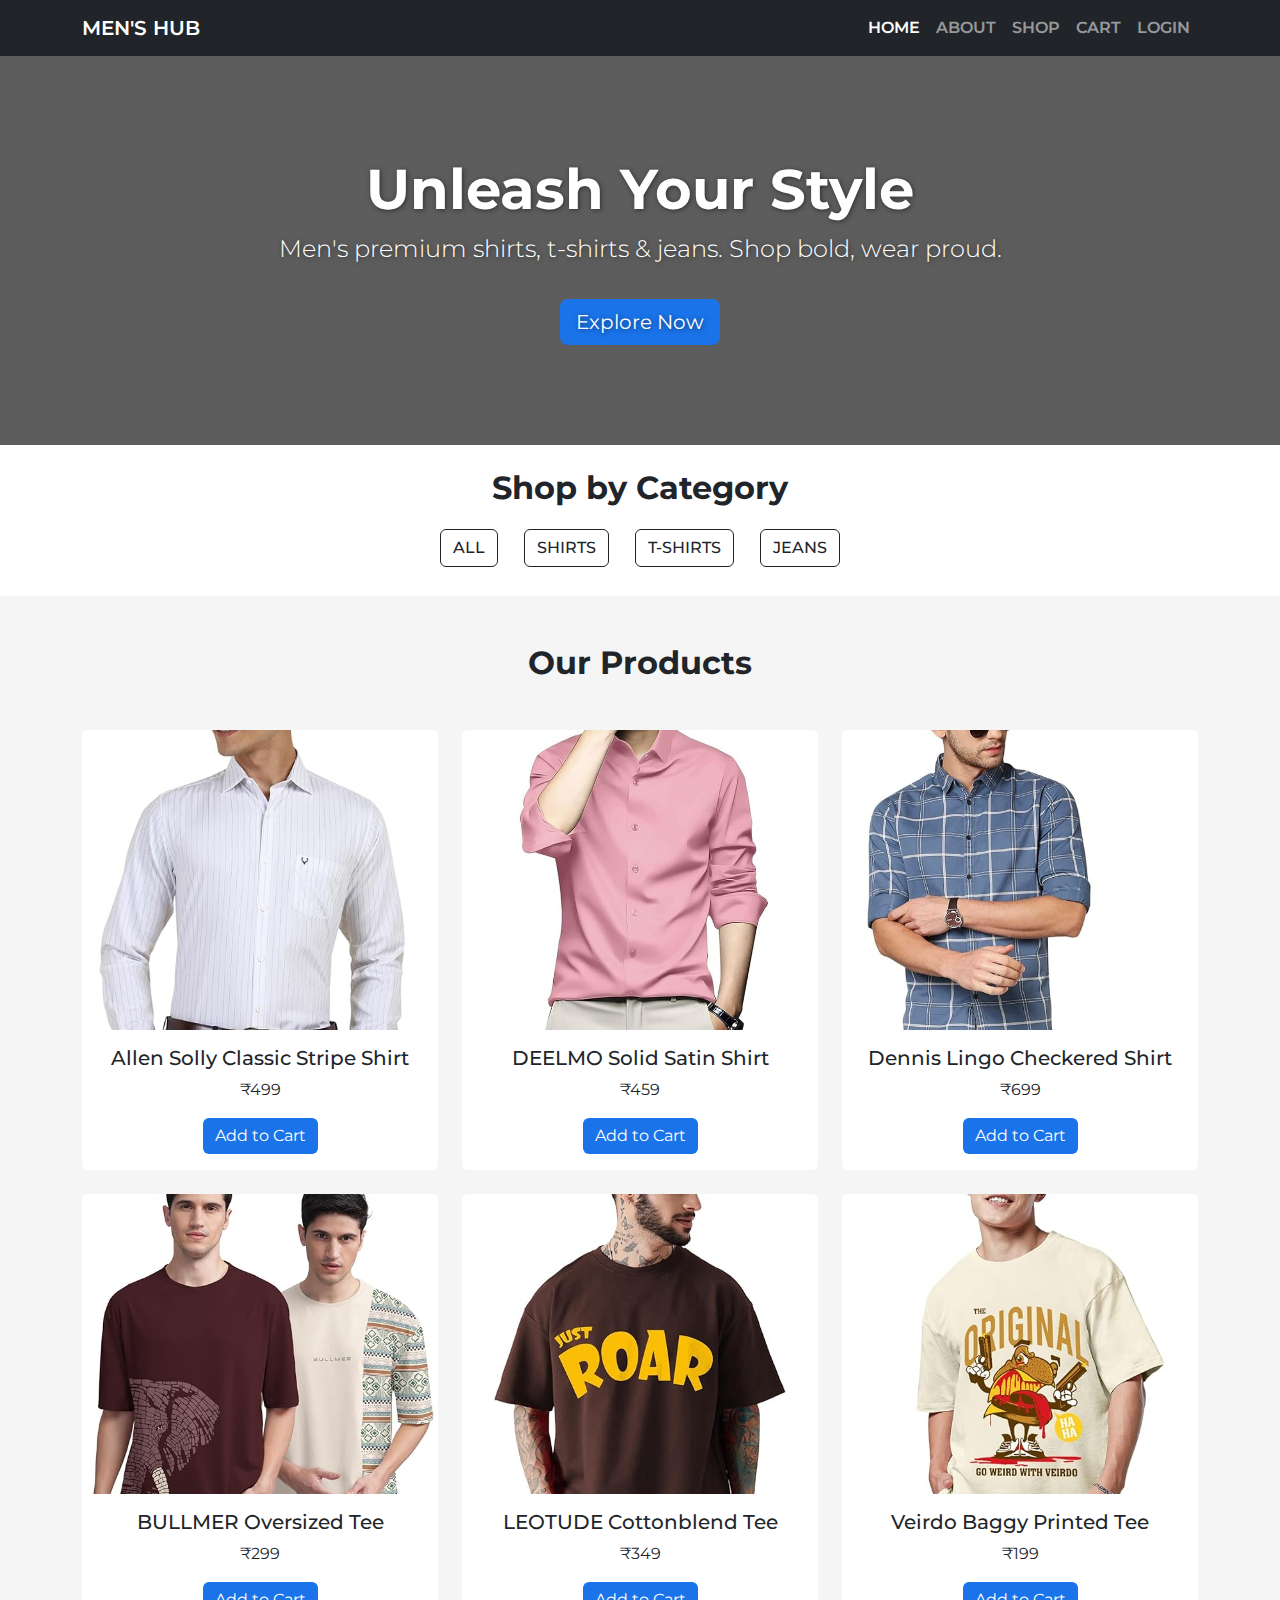
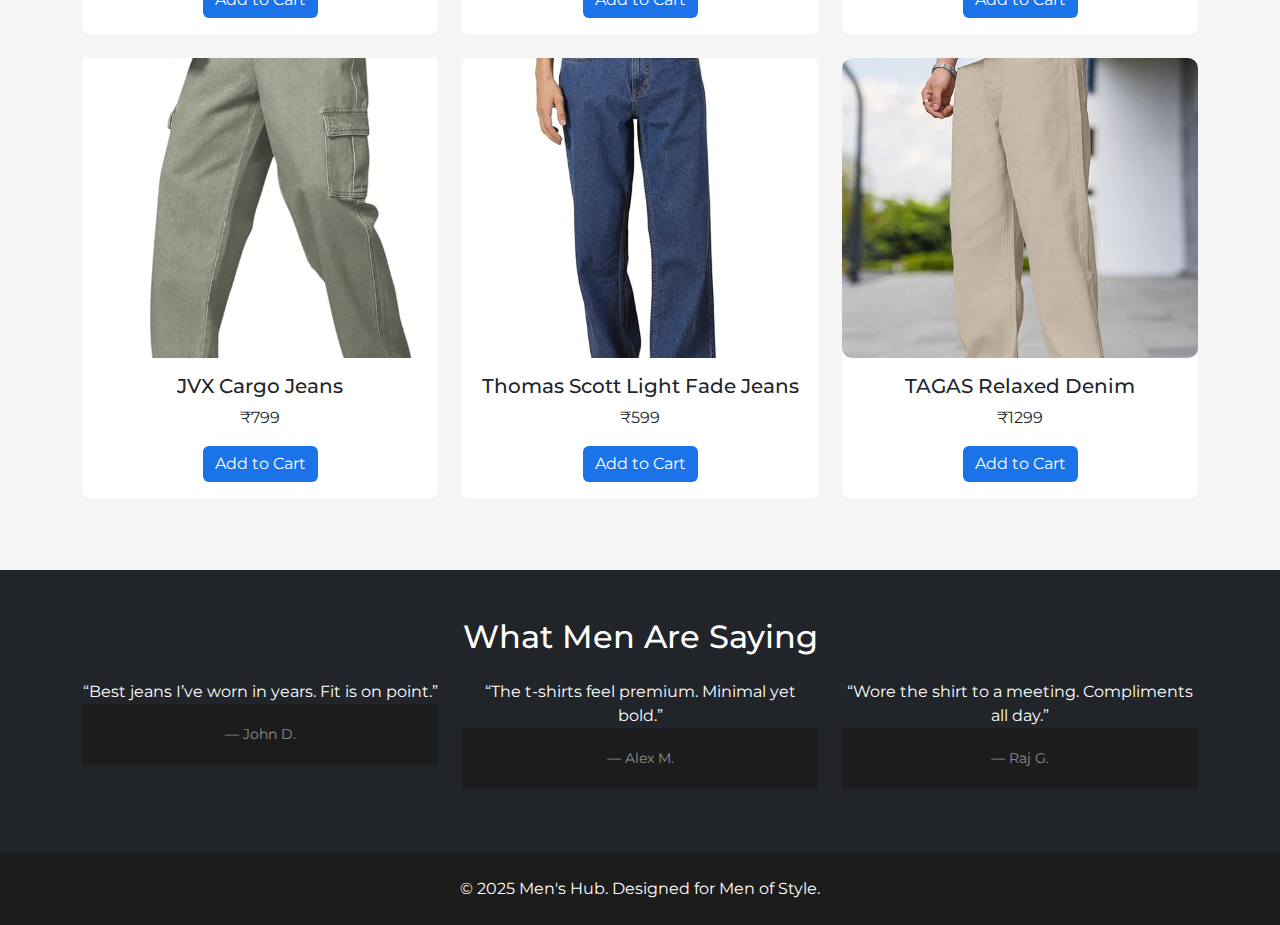
<file: index.html>
<!DOCTYPE html>
<html lang="en">

<head>
    <meta charset="UTF-8">
    <meta name="viewport" content="width=device-width, initial-scale=1">
    <title>Men's Hub</title>
    <link href="https://cdn.jsdelivr.net/npm/bootstrap@5.3.0/dist/css/bootstrap.min.css" rel="stylesheet">
    <link href="https://fonts.googleapis.com/css2?family=Montserrat:wght@400;600;700&display=swap" rel="stylesheet">
    <link rel="stylesheet" href="../CSS/style.css">
</head>

<body>

<!-- Navbar -->
    <nav class="navbar navbar-expand-lg navbar-dark bg-dark">
        <div class="container">
            <a class="navbar-brand" href="index.html">Men's Hub</a>
            <button class="navbar-toggler" type="button" data-bs-toggle="collapse" data-bs-target="#navbarNav">
                <span class="navbar-toggler-icon"></span>
            </button>
            <div class="collapse navbar-collapse" id="navbarNav">
                <ul class="navbar-nav ms-auto">
                    <li class="nav-item"><a class="nav-link active" href="index.html">Home</a></li>
                    <li class="nav-item"><a class="nav-link" href="about.html">About</a></li>
                    <li class="nav-item"><a class="nav-link" href="#">Shop</a></li>
                    <li class="nav-item"><a class="nav-link" href="cart.html">Cart</a></li>
                    <li class="nav-item"><a class="nav-link" href="login.html">Login</a></li>
                </ul>
            </div>
        </div>
    </nav>
    <!-- Hero Section -->
    <header class="hero text-center">
        <div class="container">
            <h1 class="display-4 fw-bold">Unleash Your Style</h1>
            <p class="lead fs-4">Men's premium shirts, t-shirts & jeans. Shop bold, wear proud.</p>
            <a href="#shop" class="btn btn-primary btn-lg mt-3">Explore Now</a>
        </div>
    </header>


    <!-- Categories Filter -->
    <section id="categories" class="py-4 text-center bg-white">
        <div class="container">
            <h2 class="fw-bold mb-3">Shop by Category</h2>
            <div class="d-flex justify-content-center gap-3 flex-wrap">
                <button class="btn btn-outline-dark category-btn" onclick="filterProducts('all')">All</button>
                <!-- <button class="btn btn-outline-dark category-btn" onclick="filterProducts('shirt')"
                    data-category="shirts">Shirts</button> -->
                <button class="btn btn-outline-dark category-btn" onclick="filterProducts('shirts')" data-category="shirts">Shirts</button>
                <button class="btn btn-outline-dark category-btn" onclick="filterProducts('tshirts')"
                    data-category="tshirts">T-Shirts</button>
                <button class="btn btn-outline-dark category-btn" onclick="filterProducts('jeans')"
                    data-category="jeans">Jeans</button>
            </div>
        </div>
    </section>


    <!-- Product Display Section -->
    <section id="shop" class="py-5">
        <div class="container">
            <h2 class="text-center fw-bold mb-5">Our Products</h2>
            <div class="row" id="product-list">
                <!-- Products will be dynamically loaded here -->
            </div>
        </div>
    </section>




    <!-- Testimonials -->
    <section class="bg-dark text-white py-5">
        <div class="container">
            <h2 class="text-center mb-4">What Men Are Saying</h2>
            <div class="row">
                <div class="col-md-4 text-center">
                    <blockquote>
                        <p>“Best jeans I’ve worn in years. Fit is on point.”</p>
                        <footer class="blockquote-footer text-white-50">John D.</footer>
                    </blockquote>
                </div>
                <div class="col-md-4 text-center">
                    <blockquote>
                        <p>“The t-shirts feel premium. Minimal yet bold.”</p>
                        <footer class="blockquote-footer text-white-50">Alex M.</footer>
                    </blockquote>
                </div>
                <div class="col-md-4 text-center">
                    <blockquote>
                        <p>“Wore the shirt to a meeting. Compliments all day.”</p>
                        <footer class="blockquote-footer text-white-50">Raj G.</footer>
                    </blockquote>
                </div>
            </div>
        </div>
    </section>

    <!-- Footer -->
    <footer class="text-center text-white py-4">
        <p class="mb-0">&copy; 2025 Men's Hub. Designed for Men of Style.</p>
    </footer>

    <script src="https://cdn.jsdelivr.net/npm/bootstrap@5.3.0/dist/js/bootstrap.bundle.min.js"></script>
    <script src="../JS/script.js"></script>

</body>

</html>
</file>
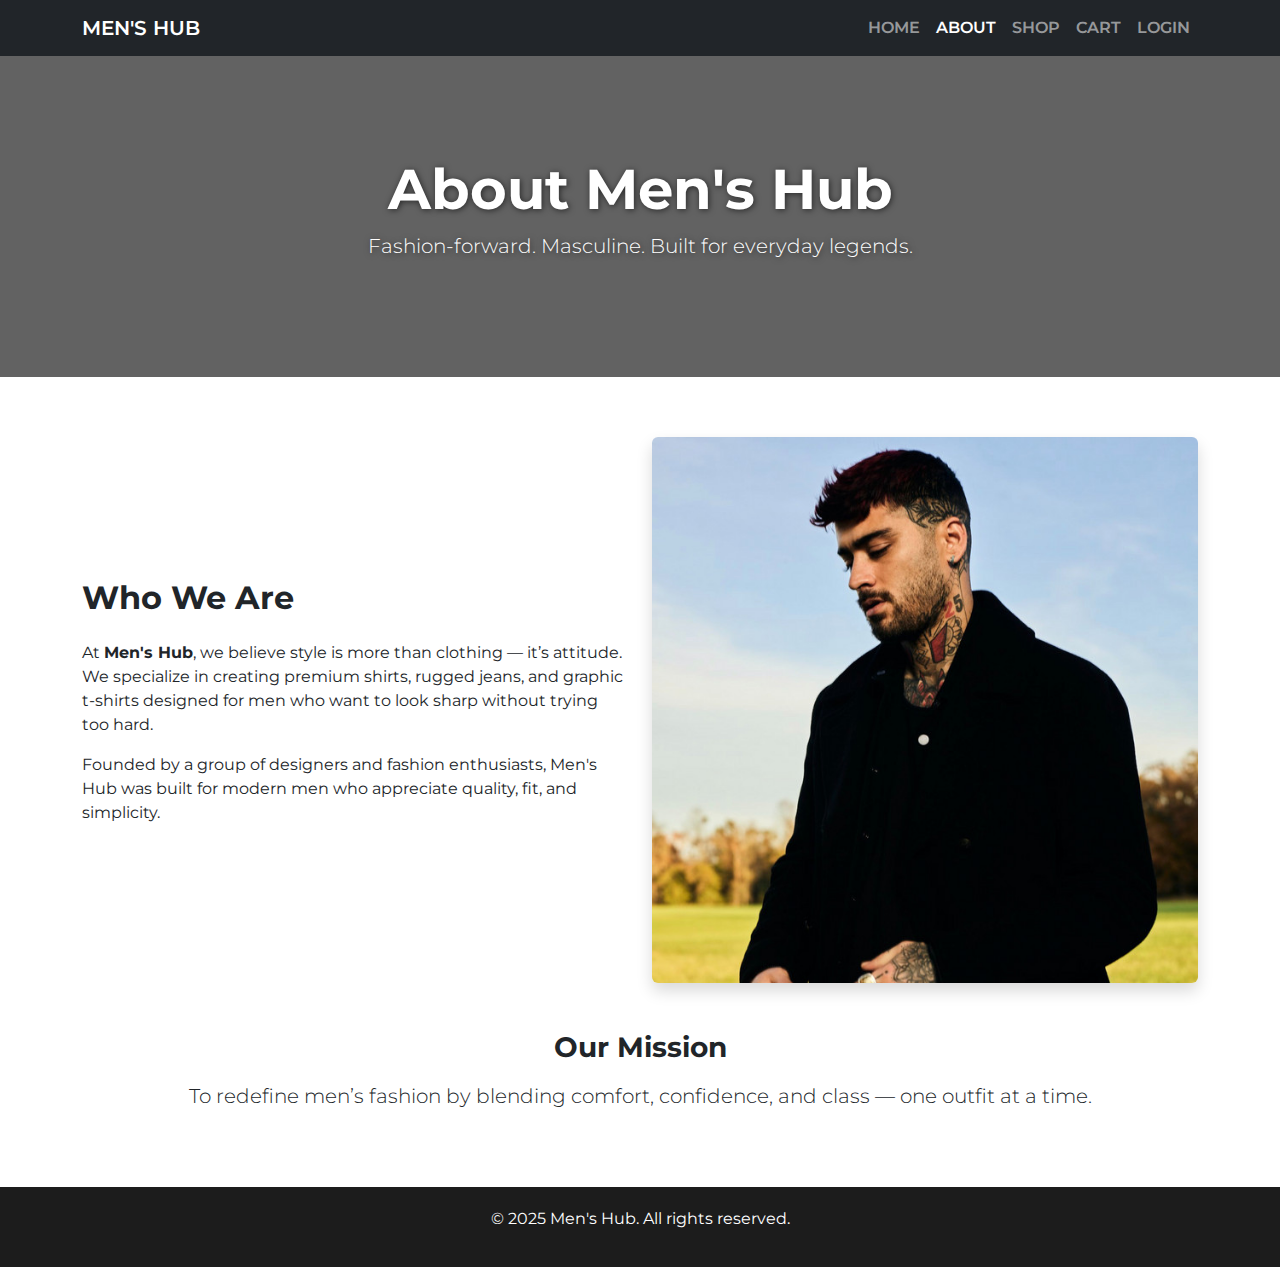
<file: about.html>
<!DOCTYPE html>
<html lang="en">

<head>
  <meta charset="UTF-8">
  <meta name="viewport" content="width=device-width, initial-scale=1">
  <title>About Us - Men's Hub</title>
  <link href="https://cdn.jsdelivr.net/npm/bootstrap@5.3.0/dist/css/bootstrap.min.css" rel="stylesheet">
  <link href="https://fonts.googleapis.com/css2?family=Montserrat:wght@400;600;700&display=swap" rel="stylesheet">
  <link rel="stylesheet" href="../CSS/style.css">
</head>

<body>

<!-- Navbar -->
    <nav class="navbar navbar-expand-lg navbar-dark bg-dark">
        <div class="container">
            <a class="navbar-brand" href="index.html">Men's Hub</a>
            <button class="navbar-toggler" type="button" data-bs-toggle="collapse" data-bs-target="#navbarNav">
                <span class="navbar-toggler-icon"></span>
            </button>
            <div class="collapse navbar-collapse" id="navbarNav">
                <ul class="navbar-nav ms-auto">
                    <li class="nav-item"><a class="nav-link" href="index.html">Home</a></li>
                    <li class="nav-item"><a class="nav-link active" href="about.html">About</a></li>
                    <li class="nav-item"><a class="nav-link" href="#">Shop</a></li>
                    <li class="nav-item"><a class="nav-link" href="cart.html">Cart</a></li>
                    <li class="nav-item"><a class="nav-link" href="login.html">Login</a></li>
                </ul>
            </div>
        </div>
    </nav>

  <!-- Hero Section -->
  <header class="about-hero">
    <div class="container">
      <h1 class="display-4 fw-bold">About Men's Hub</h1>
      <p class="lead">Fashion-forward. Masculine. Built for everyday legends.</p>
    </div>
  </header>

  <!-- About Content -->
  <section class="about-content bg-white">
    <div class="container">
      <div class="row align-items-center">
        <div class="col-md-6">
          <h2 class="fw-bold mb-4">Who We Are</h2>
          <p>At <strong>Men's Hub</strong>, we believe style is more than clothing — it’s attitude. We specialize in
            creating premium shirts, rugged jeans, and graphic t-shirts designed for men who want to look sharp without
            trying too hard.</p>
          <p>Founded by a group of designers and fashion enthusiasts, Men's Hub was built for modern men who appreciate
            quality, fit, and simplicity.</p>
        </div>
        <div class="col-md-6 text-center">
          <img src="./Images/aboutImage/zayn.jpg" alt="About Image" class="img-fluid rounded shadow">
        </div>
      </div>

      <div class="row mt-5">
        <div class="col-md-12 text-center">
          <h3 class="fw-bold mb-3">Our Mission</h3>
          <p class="lead">To redefine men’s fashion by blending comfort, confidence, and class — one outfit at a time.
          </p>
        </div>
      </div>
    </div>
  </section>

  <!-- Footer -->
  <footer>
    <p>&copy; 2025 Men's Hub. All rights reserved.</p>
  </footer>
  <script src="../JS/script.js"></script>
  <script src="https://cdn.jsdelivr.net/npm/bootstrap@5.3.0/dist/js/bootstrap.bundle.min.js"></script>
</body>

</html>
</file>
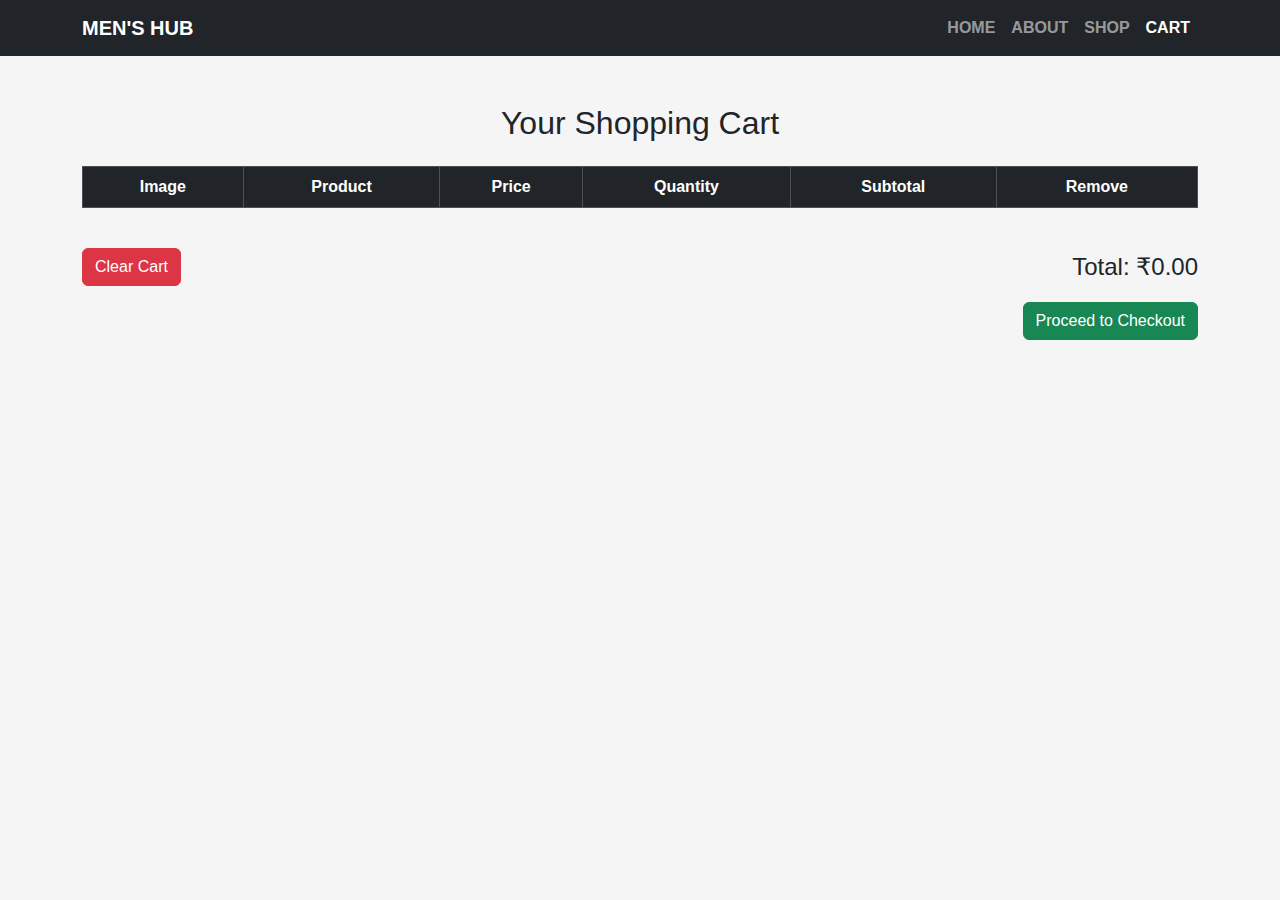
<file: cart.html>
<!DOCTYPE html>
<html lang="en">
<head>
  <meta charset="UTF-8" />
  <meta name="viewport" content="width=device-width, initial-scale=1" />
  <title>Your Cart - Men's Hub</title>
  <link href="https://cdn.jsdelivr.net/npm/bootstrap@5.3.0/dist/css/bootstrap.min.css" rel="stylesheet">
  <link rel="stylesheet" href="../CSS/style.css" />
</head>
<body>

<!-- Navbar -->
    <nav class="navbar navbar-expand-lg navbar-dark bg-dark">
        <div class="container">
            <a class="navbar-brand" href="index.html">Men's Hub</a>
            <button class="navbar-toggler" type="button" data-bs-toggle="collapse" data-bs-target="#navbarNav">
                <span class="navbar-toggler-icon"></span>
            </button>
            <div class="collapse navbar-collapse" id="navbarNav">
                <ul class="navbar-nav ms-auto">
                    <li class="nav-item"><a class="nav-link" href="index.html">Home</a></li>
                    <li class="nav-item"><a class="nav-link" href="about.html">About</a></li>
                    <li class="nav-item"><a class="nav-link" href="#">Shop</a></li>
                    <li class="nav-item"><a class="nav-link active" href="cart.html">Cart</a></li>
                </ul>
            </div>
        </div>
    </nav>

  <!-- Cart Section -->
  <section class="py-5 container">
    <h2 class="text-center mb-4">Your Shopping Cart</h2>
    <div class="table-responsive">
      <table class="table table-bordered align-middle text-center">
        <thead class="table-dark">
          <tr>
            <th scope="col">Image</th>
            <th scope="col">Product</th>
            <th scope="col">Price</th>
            <th scope="col">Quantity</th>
            <th scope="col">Subtotal</th>
            <th scope="col">Remove</th>
          </tr>
        </thead>
        <tbody id="cart-items">
          <!-- Cart items will be inserted here -->
        </tbody>
      </table>
    </div>

    <!-- Total and Action Buttons -->
    <div class="d-flex flex-column flex-md-row justify-content-between align-items-center mt-4">
      <button class="btn btn-danger mb-3 mb-md-0" onclick="clearCart()">Clear Cart</button>
      <h4 class="mb-3 mb-md-0">Total: <span id="cart-total">$0.00</span></h4>
    </div>
    <div class="text-end mt-3">
      <a href="checkout.html" class="btn btn-success">Proceed to Checkout</a>
    </div>
  </section>

  <script src="https://cdn.jsdelivr.net/npm/bootstrap@5.3.0/dist/js/bootstrap.bundle.min.js"></script>
  <script src="../JS/script.js"></script>
</body>
</html>
</file>
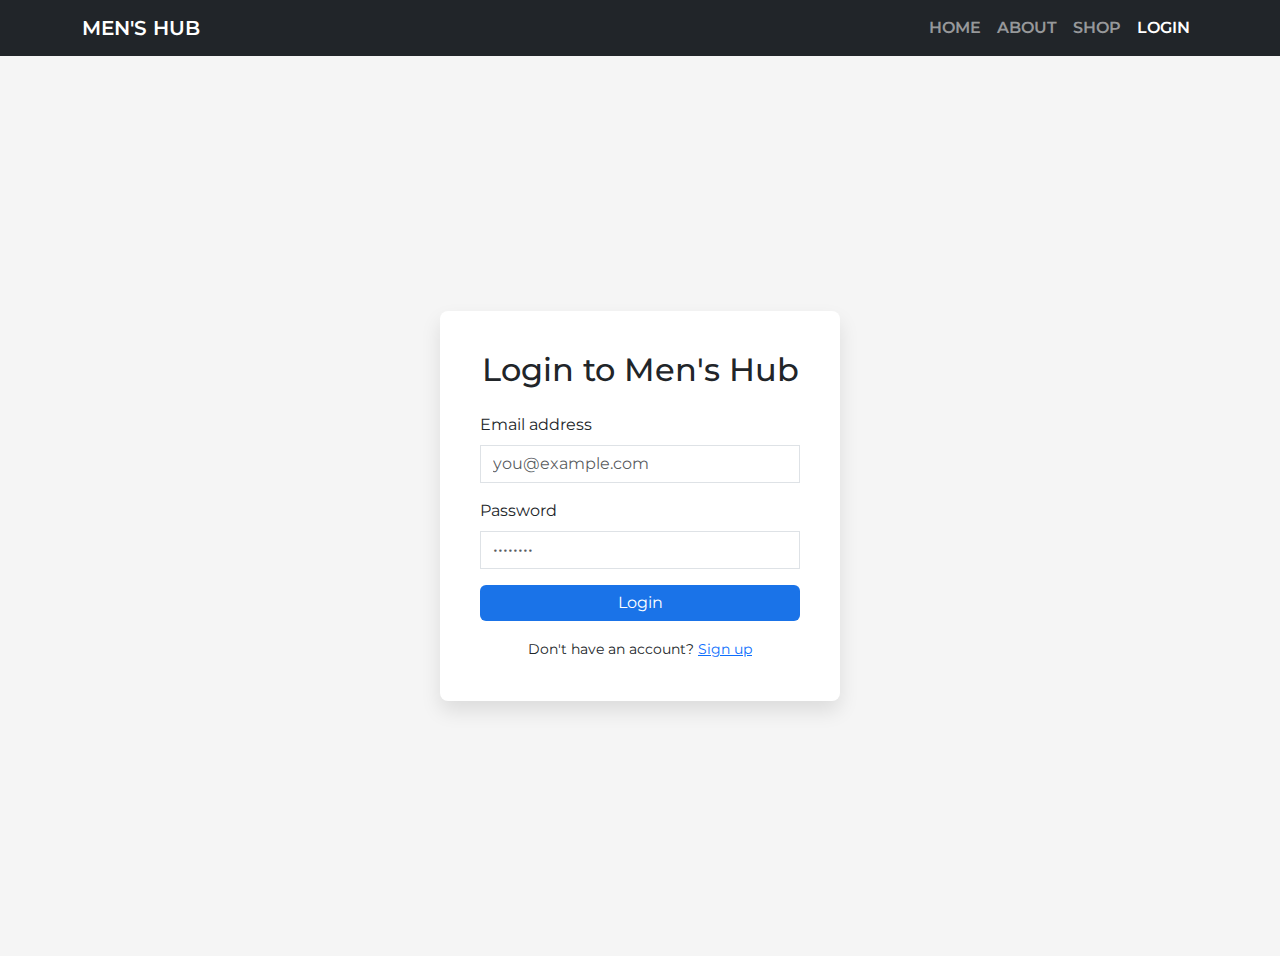
<file: login.html>
<!DOCTYPE html>
<html lang="en">
<head>
  <meta charset="UTF-8">
  <meta name="viewport" content="width=device-width, initial-scale=1">
  <title>Login - Men's Hub</title>
  <link href="https://cdn.jsdelivr.net/npm/bootstrap@5.3.0/dist/css/bootstrap.min.css" rel="stylesheet">
  <link href="https://fonts.googleapis.com/css2?family=Montserrat:wght@400;600;700&display=swap" rel="stylesheet">
  <link rel="stylesheet" href="../CSS/style.css">
</head>
<body>

<!-- Navbar -->
<nav class="navbar navbar-expand-lg navbar-dark bg-dark">
  <div class="container">
    <a class="navbar-brand" href="index.html">Men's Hub</a>
    <button class="navbar-toggler" type="button" data-bs-toggle="collapse" data-bs-target="#navbarNav">
      <span class="navbar-toggler-icon"></span>
    </button>
    <div class="collapse navbar-collapse" id="navbarNav">
      <ul class="navbar-nav ms-auto">
        <li class="nav-item"><a class="nav-link" href="index.html">Home</a></li>
        <li class="nav-item"><a class="nav-link" href="about.html">About</a></li>
        <li class="nav-item"><a class="nav-link" href="#">Shop</a></li>
        <li class="nav-item"><a class="nav-link active" href="login.html">Login</a></li>
      </ul>
    </div>
  </div>
</nav>

<!-- Login Form Section -->
<section class="login-section">
  <div class="login-box">
    <h2 class="text-center mb-4">Login to Men's Hub</h2>
    <form>
      <div class="mb-3">
        <label for="email" class="form-label">Email address</label>
        <input type="email" class="form-control" id="email" placeholder="you@example.com" required>
      </div>
      <div class="mb-3">
        <label for="password" class="form-label">Password</label>
        <input type="password" class="form-control" id="password" placeholder="••••••••" required>
      </div>
      <div class="d-grid mb-3">
        <button type="submit" class="btn btn-primary">Login</button>
      </div>
      <div class="text-center">
        <small>Don't have an account? <a href="../HTML/signup.html">Sign up</a></small>
      </div>
    </form>
  </div>
</section>

<script src="https://cdn.jsdelivr.net/npm/bootstrap@5.3.0/dist/js/bootstrap.bundle.min.js"></script>
</body>
</html>
</file>
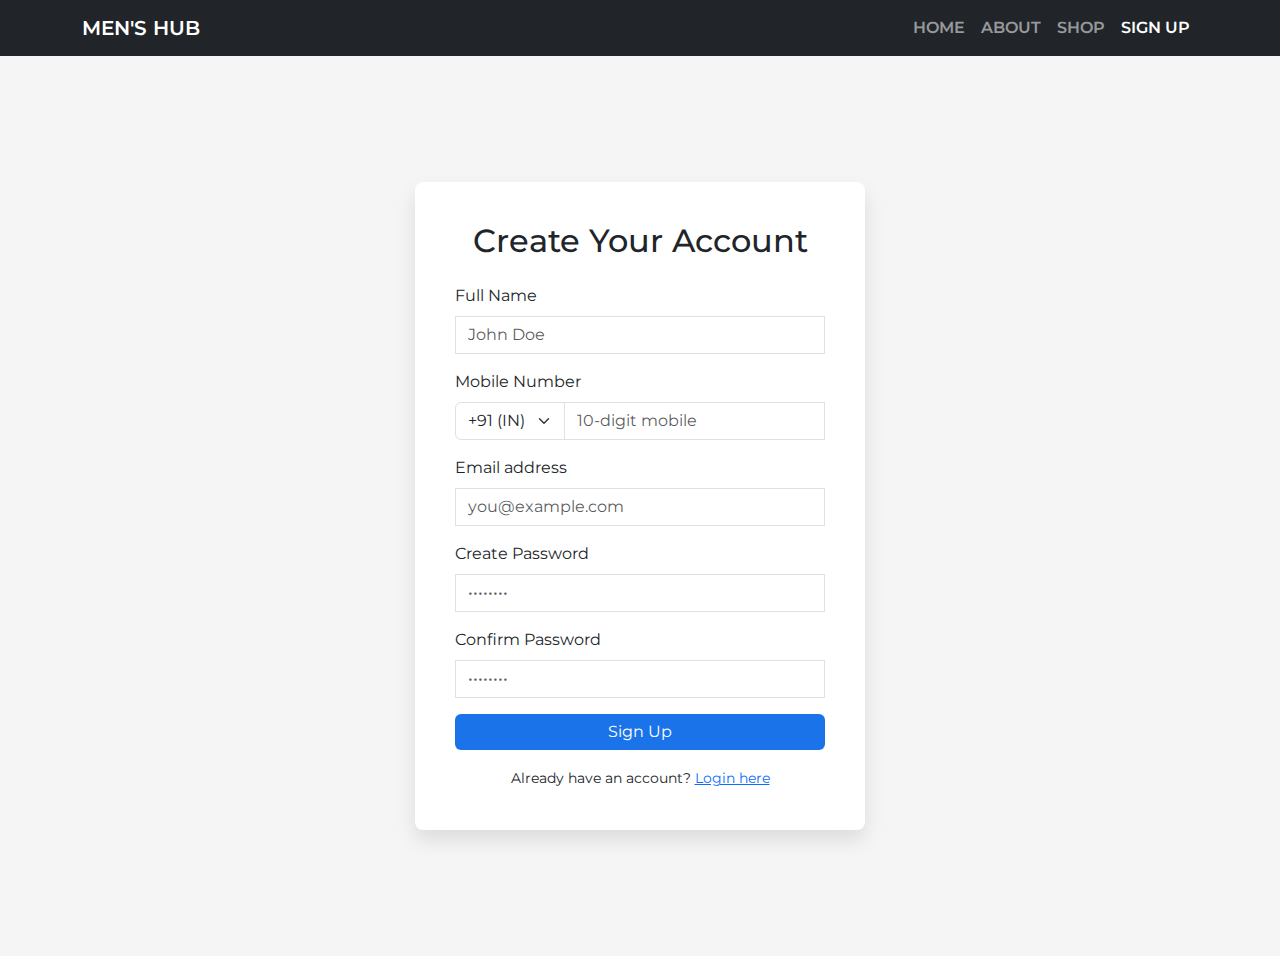
<file: signup.html>
<!DOCTYPE html>
<html lang="en">

<head>
    <meta charset="UTF-8">
    <meta name="viewport" content="width=device-width, initial-scale=1">
    <title>Sign Up - Men's Hub</title>
    <link href="https://cdn.jsdelivr.net/npm/bootstrap@5.3.0/dist/css/bootstrap.min.css" rel="stylesheet">
    <link href="https://fonts.googleapis.com/css2?family=Montserrat:wght@400;600;700&display=swap" rel="stylesheet">
    <link rel="stylesheet" href="../CSS/style.css">
</head>

<body>

    <!-- Navbar -->
    <nav class="navbar navbar-expand-lg navbar-dark bg-dark">
        <div class="container">
            <a class="navbar-brand" href="index.html">Men's Hub</a>
            <button class="navbar-toggler" type="button" data-bs-toggle="collapse" data-bs-target="#navbarNav">
                <span class="navbar-toggler-icon"></span>
            </button>
            <div class="collapse navbar-collapse" id="navbarNav">
                <ul class="navbar-nav ms-auto">
                    <li class="nav-item"><a class="nav-link" href="index.html">Home</a></li>
                    <li class="nav-item"><a class="nav-link" href="about.html">About</a></li>
                    <li class="nav-item"><a class="nav-link" href="#">Shop</a></li>
                    <li class="nav-item"><a class="nav-link active" href="signup.html">Sign Up</a></li>
                </ul>
            </div>
        </div>
    </nav>

    <!-- Signup Section -->
    <section class="signup-section">
        <div class="signup-box">
            <h2 class="text-center mb-4">Create Your Account</h2>
            <form>
                <div class="mb-3">
                    <label for="name" class="form-label">Full Name</label>
                    <input type="text" class="form-control" id="name" placeholder="John Doe" required>
                </div>
                <div class="mb-3">
                    <label for="mobile" class="form-label">Mobile Number</label>
                    <div class="input-group">
                        <select class="form-select" style="max-width: 110px;" id="countryCode" required>
                            <option value="+91" selected>+91 (IN)</option>
                            <option value="+1">+1 (US)</option>
                            <option value="+44">+44 (UK)</option>
                            <option value="+61">+61 (AU)</option>
                            <option value="+971">+971 (UAE)</option>
                            <!-- Add more as needed -->
                        </select>
                        <input type="tel" class="form-control" id="mobile" placeholder="10-digit mobile" maxlength="10"
                            pattern="[0-9]{10}" required>
                    </div>
                </div>
                <div class="mb-3">
                    <label for="email" class="form-label">Email address</label>
                    <input type="email" class="form-control" id="email" placeholder="you@example.com" required>
                </div>
                <div class="mb-3">
                    <label for="password" class="form-label">Create Password</label>
                    <input type="password" class="form-control" id="password" placeholder="••••••••" required>
                </div>
                <div class="mb-3">
                    <label for="confirm-password" class="form-label">Confirm Password</label>
                    <input type="password" class="form-control" id="confirm-password" placeholder="••••••••" required>
                </div>
                <div class="d-grid mb-3">
                    <button type="submit" class="btn btn-primary">Sign Up</button>
                </div>
                <div class="text-center">
                    <small>Already have an account? <a href="login.html">Login here</a></small>
                </div>
            </form>
        </div>
    </section>

    <script src="https://cdn.jsdelivr.net/npm/bootstrap@5.3.0/dist/js/bootstrap.bundle.min.js"></script>
    <script src="../JS/script.js"></script>
</body>

</html>
</file>
<file: CSS/style.css>
body {
    font-family: 'Montserrat', sans-serif;
    background-color: #f5f5f5;
}


.navbar {
    background-color: #1c1c1c;
}

.navbar-brand,
.nav-link {
    font-weight: 600;
    text-transform: uppercase;
}




/* .hero {
  background: linear-gradient(135deg, #1c1c1c, #2b2b2b);
  color: #fff;
  padding: 100px 0;
} */

.hero {
    background: linear-gradient(rgba(28, 28, 28, 0.7), rgba(28, 28, 28, 0.7)),
        url('https://images.unsplash.com/photo-1606813909227-1bbf1448670a?auto=format&fit=crop&w=1500&q=80') center center/cover no-repeat;
    color: #fff;
    padding: 100px 0;
    text-shadow: 1px 1px 5px rgba(0, 0, 0, 0.5);
}

.btn-primary {
    background-color: #1a73e8;
    border: none;
}

.btn-primary:hover {
    background-color: #155ab6;
}

.category-btn {
    margin: 5px;
    text-transform: uppercase;
    font-weight: 500;
}

.card {
    border: none;
    transition: transform 0.3s ease, box-shadow 0.3s ease;
}

.card:hover {
    transform: translateY(-5px);
    box-shadow: 0 10px 20px rgba(0, 0, 0, 0.2);
}

.card-img-top {
    width: 100%;
    height: 300px;
    /* Adjust to desired size */
    object-fit: cover;
    /* Prevent image distortion */
    border-radius: 10px;
    /* Smooth corners */
    transition: transform 0.3s ease;
    /* Zoom effect on hover */
    object-fit: cover;
}

/* .card-img-top:hover {
    transform: scale(1.05);
} */

header.about-hero {
    background: linear-gradient(rgba(0, 0, 0, 0.6), rgba(0, 0, 0, 0.6)),
        url('https://images.unsplash.com/photo-1521335629791-ce4aec67dd47?auto=format&fit=crop&w=1500&q=80') center center/cover no-repeat;
    color: #fff;
    padding: 100px 0;
    text-align: center;
    text-shadow: 1px 1px 6px rgba(0, 0, 0, 0.6);
}

.about-content {
    padding: 60px 0;
}

footer {
    background-color: #1c1c1c;
    color: #fff;
    text-align: center;
    padding: 20px 0;
}

.login-section {
    min-height: 100vh;
    display: flex;
    align-items: center;
    justify-content: center;
}

.login-box {
    background-color: #fff;
    padding: 40px;
    border-radius: 8px;
    box-shadow: 0 10px 20px rgba(0, 0, 0, 0.1);
    width: 100%;
    max-width: 400px;
}

.form-control {
    border-radius: 0;
}

.btn-primary {
    background-color: #1a73e8;
    border: none;
}

.btn-primary:hover {
    background-color: #155ab6;
}

.signup-section {
    min-height: 100vh;
    display: flex;
    align-items: center;
    justify-content: center;
}

.signup-box {
    background-color: #fff;
    padding: 40px;
    border-radius: 8px;
    box-shadow: 0 10px 20px rgba(0, 0, 0, 0.1);
    width: 100%;
    max-width: 450px;
}

.form-control {
    border-radius: 0;
}

.btn-primary {
    background-color: #1a73e8;
    border: none;
}

.btn-primary:hover {
    background-color: #155ab6;
}


.product-img {
    object-fit: cover;
    border-radius: 5px;
    width: 60px;
    height: 60px;
}

.qty-btn {
    width: 30px;
    height: 30px;
    padding: 0;
}


/* Example for smaller screens */
@media (max-width: 576px) {
  .table th, .table td {
    font-size: 12px;
  }

  .btn {
    font-size: 14px;
  }
}



.custom-toast {
  position: fixed;
  bottom: 30px;
  right: 30px;
  background-color: #28a745;
  color: white;
  padding: 15px 25px;
  border-radius: 5px;
  font-size: 16px;
  opacity: 0;
  transform: translateY(20px);
  transition: all 0.3s ease;
  z-index: 9999;
}

.custom-toast.show {
  opacity: 1;
  transform: translateY(0);
}
</file>
